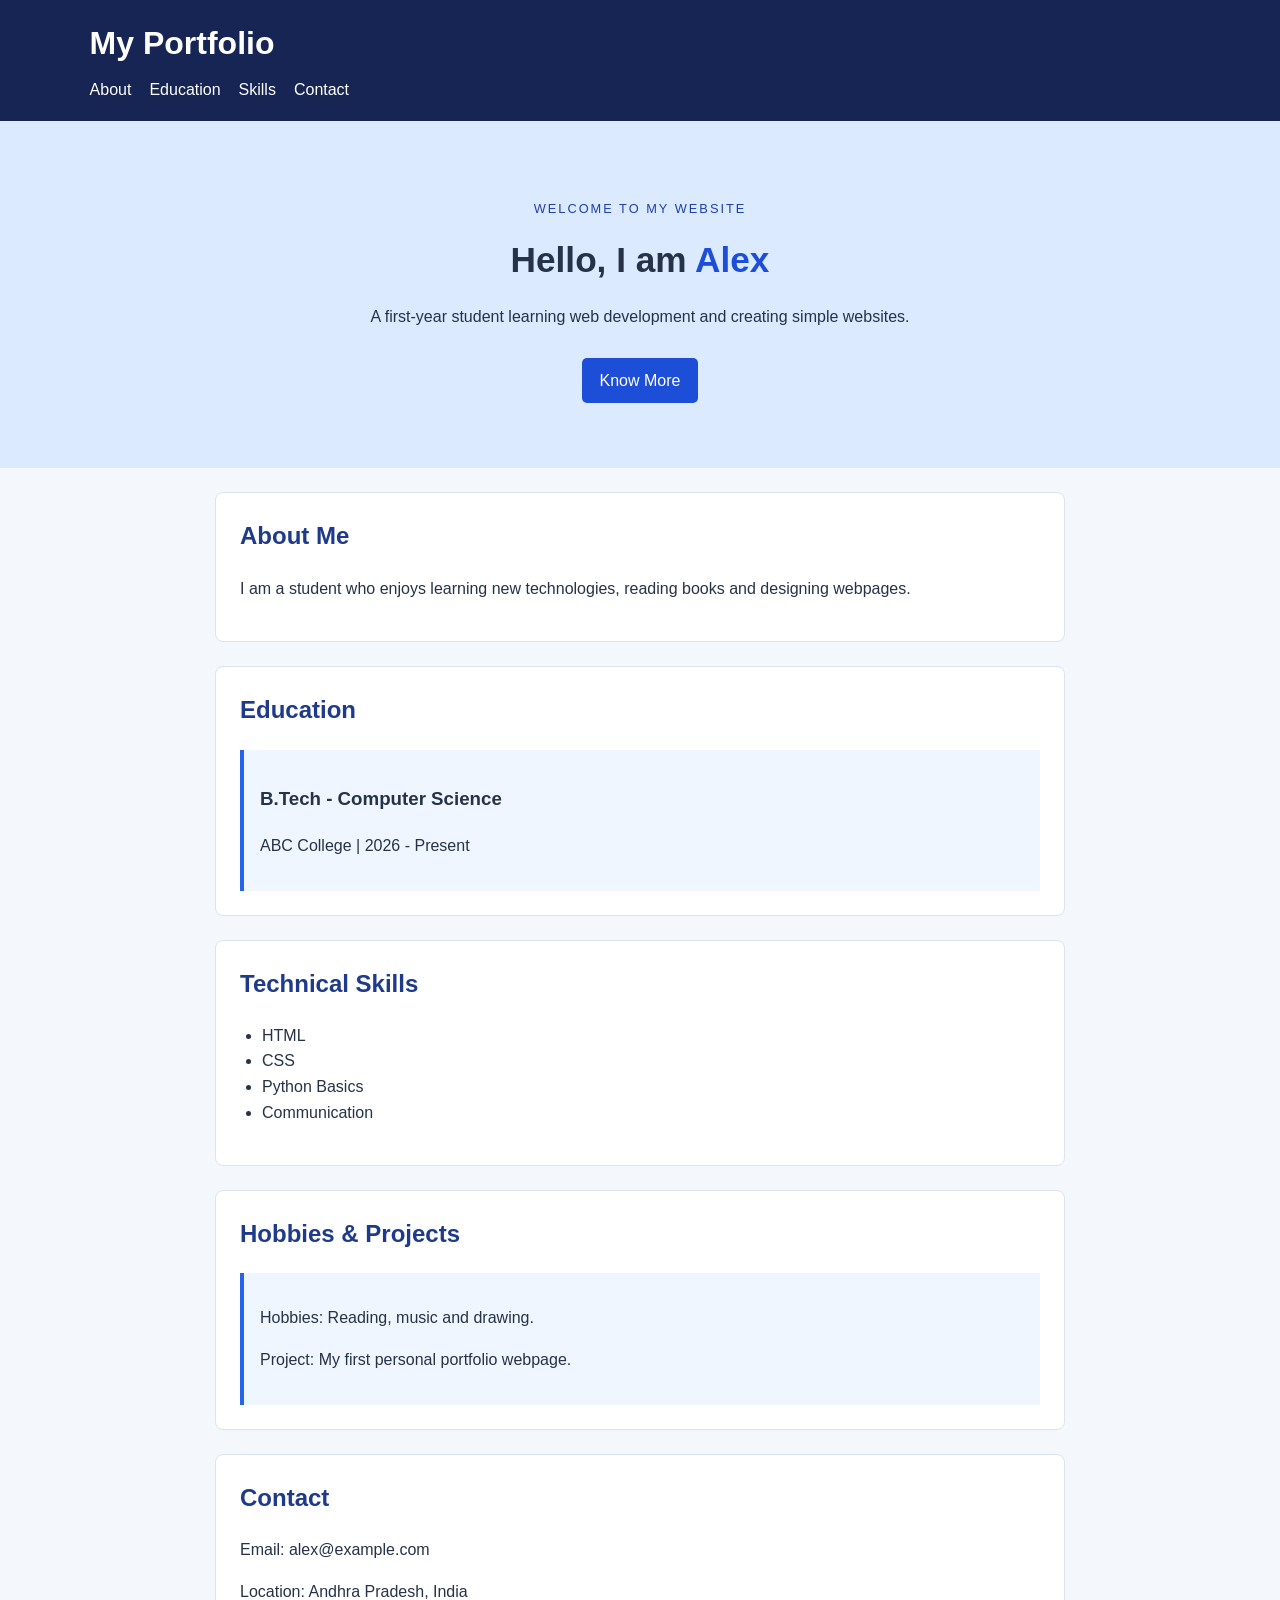
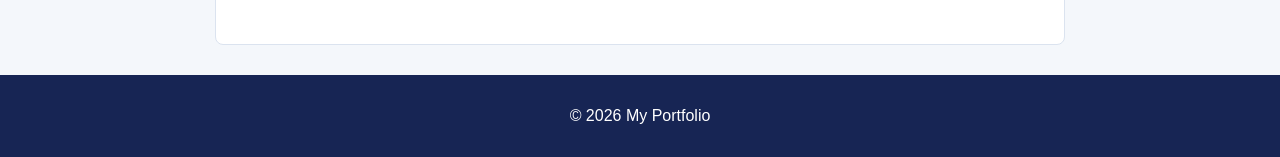
<file: WEB-DEVELOPMENT-ABL/01_Personal_Portfolio/index.html>
<!DOCTYPE html>
<html lang="en">
<head>
  <meta charset="UTF-8">
  <meta name="viewport" content="width=device-width, initial-scale=1.0">
  <title>My Portfolio</title>
  <link rel="stylesheet" href="style.css">
</head>
<body>
  <header class="header">
    <h1>My Portfolio</h1>
    <nav><a href="#about">About</a><a href="#education">Education</a><a href="#skills">Skills</a><a href="#contact">Contact</a></nav>
  </header>
  <main>
    <section class="hero">
      <p class="tag">WELCOME TO MY WEBSITE</p>
      <h2>Hello, I am <span>Alex</span></h2>
      <p>A first-year student learning web development and creating simple websites.</p>
      <a class="link-button" href="#about">Know More</a>
    </section>
    <section id="about" class="section"><h2>About Me</h2><p>I am a student who enjoys learning new technologies, reading books and designing webpages.</p></section>
    <section id="education" class="section"><h2>Education</h2><div class="card"><h3>B.Tech - Computer Science</h3><p>ABC College | 2026 - Present</p></div></section>
    <section id="skills" class="section"><h2>Technical Skills</h2><ul class="skills"><li>HTML</li><li>CSS</li><li>Python Basics</li><li>Communication</li></ul></section>
    <section class="section"><h2>Hobbies & Projects</h2><div class="card"><p>Hobbies: Reading, music and drawing.</p><p>Project: My first personal portfolio webpage.</p></div></section>
    <section id="contact" class="section"><h2>Contact</h2><p>Email: alex@example.com</p><p>Location: Andhra Pradesh, India</p></section>
  </main>
  <footer><p>© 2026 My Portfolio</p></footer>
</body>
</html>
</file>
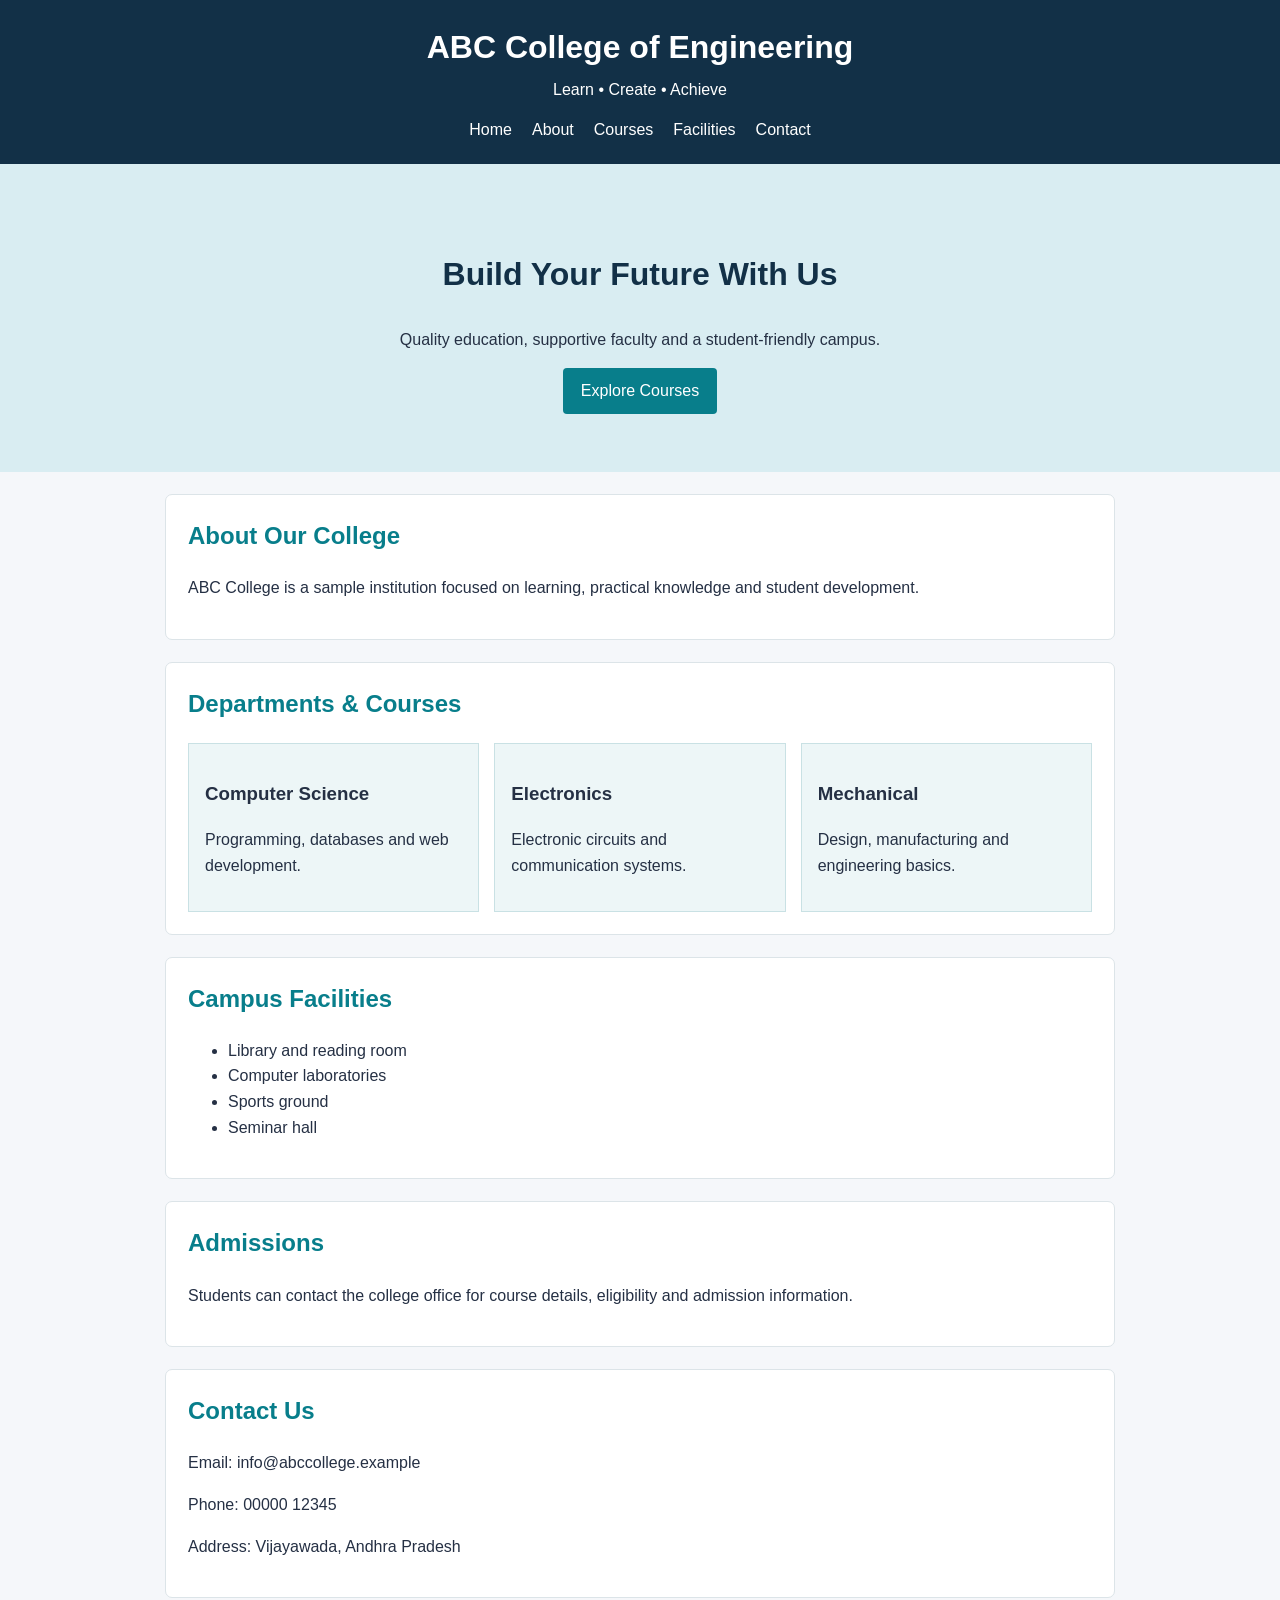
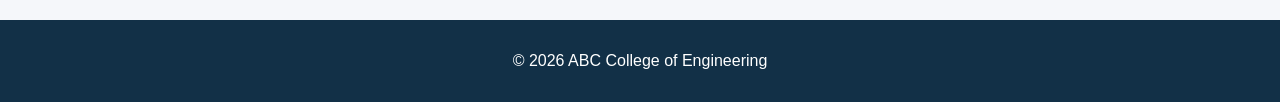
<file: WEB-DEVELOPMENT-ABL/02_College_Information/index.html>
<!DOCTYPE html>
<html lang="en">
<head>
  <meta charset="UTF-8">
  <meta name="viewport" content="width=device-width, initial-scale=1.0">
  <title>ABC College</title>
  <link rel="stylesheet" href="style.css">
</head>
<body>
  <header class="top">
    <h1>ABC College of Engineering</h1><p>Learn • Create • Achieve</p>
    <nav><a href="#home">Home</a><a href="#about">About</a><a href="#courses">Courses</a><a href="#facilities">Facilities</a><a href="#contact">Contact</a></nav>
  </header>
  <main>
    <section id="home" class="banner"><h2>Build Your Future With Us</h2><p>Quality education, supportive faculty and a student-friendly campus.</p><a href="#courses" class="button">Explore Courses</a></section>
    <section id="about" class="content"><h2>About Our College</h2><p>ABC College is a sample institution focused on learning, practical knowledge and student development.</p></section>
    <section id="courses" class="content"><h2>Departments & Courses</h2><div class="cards">
      <article class="card"><h3>Computer Science</h3><p>Programming, databases and web development.</p></article>
      <article class="card"><h3>Electronics</h3><p>Electronic circuits and communication systems.</p></article>
      <article class="card"><h3>Mechanical</h3><p>Design, manufacturing and engineering basics.</p></article>
    </div></section>
    <section id="facilities" class="content"><h2>Campus Facilities</h2><ul><li>Library and reading room</li><li>Computer laboratories</li><li>Sports ground</li><li>Seminar hall</li></ul></section>
    <section class="content"><h2>Admissions</h2><p>Students can contact the college office for course details, eligibility and admission information.</p></section>
    <section id="contact" class="content"><h2>Contact Us</h2><p>Email: info@abccollege.example</p><p>Phone: 00000 12345</p><p>Address: Vijayawada, Andhra Pradesh</p></section>
  </main>
  <footer><p>© 2026 ABC College of Engineering</p></footer>
</body>
</html>
</file>
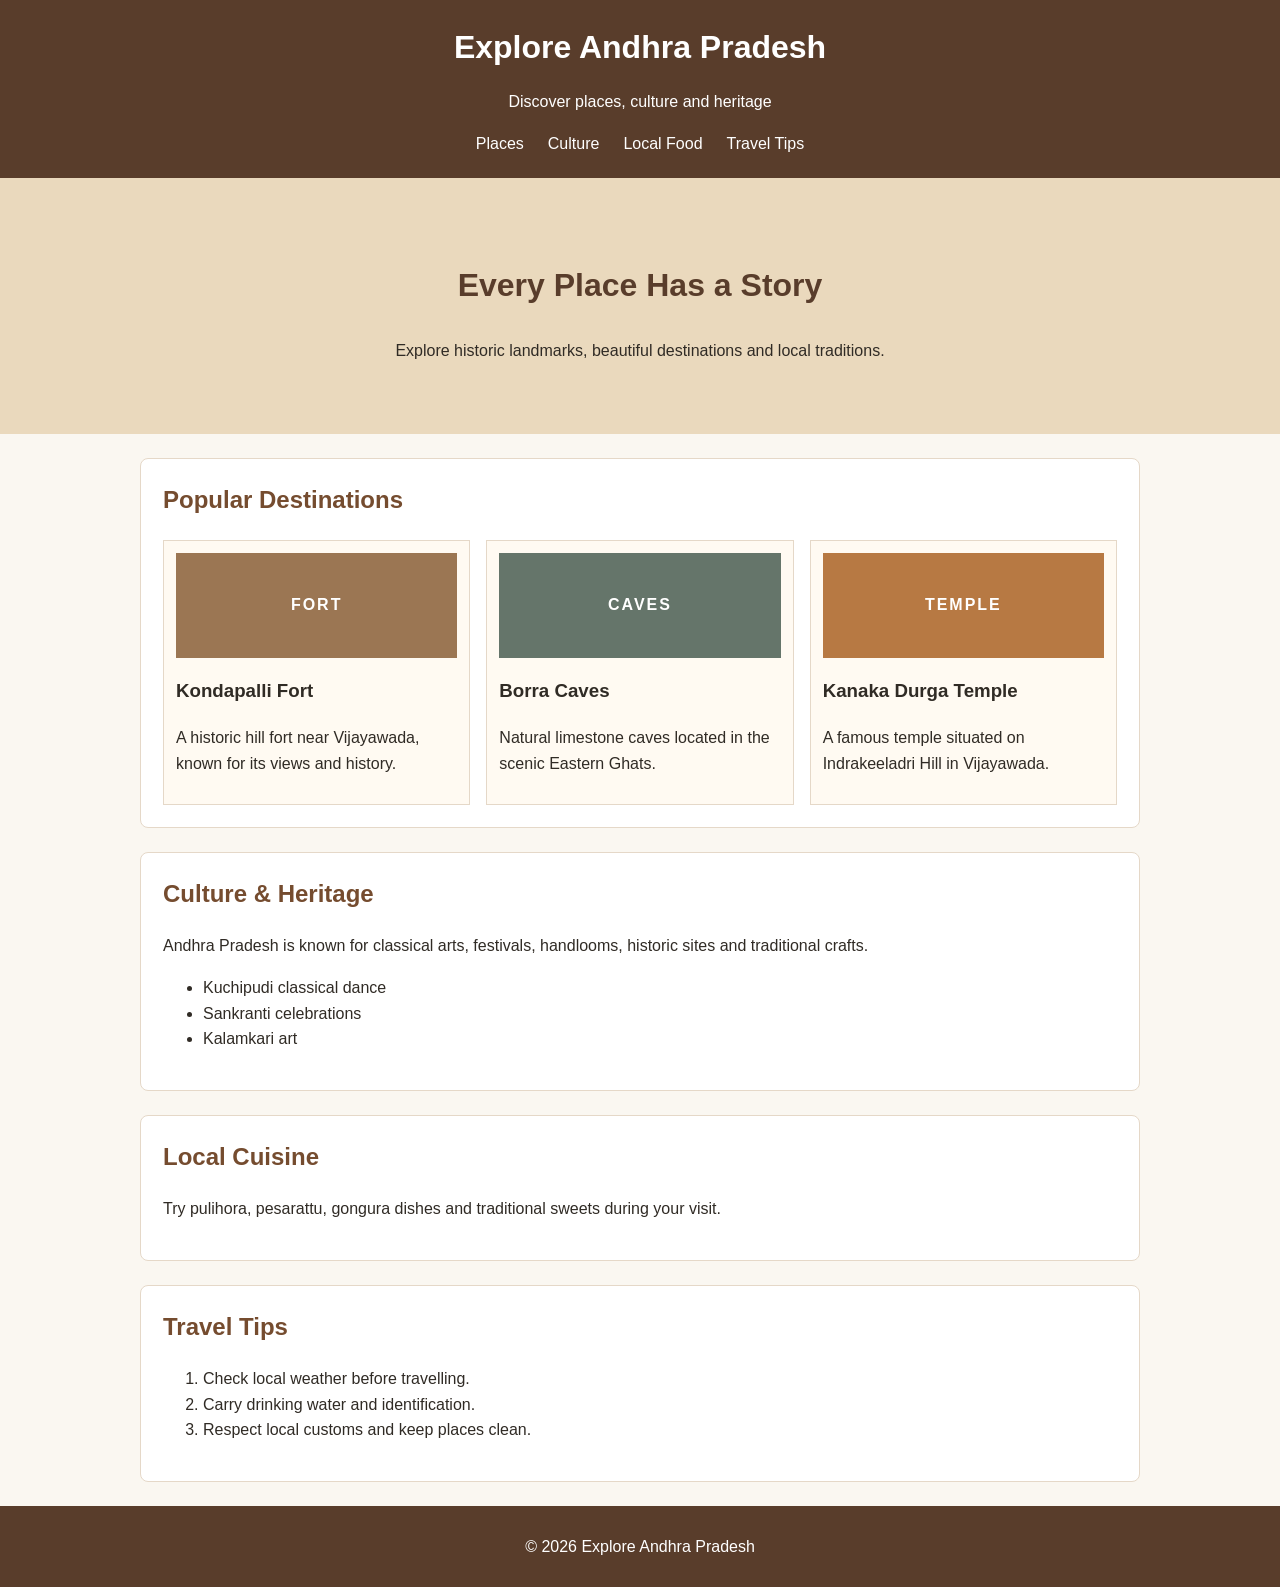
<file: WEB-DEVELOPMENT-ABL/03_Tourism_Heritage/index.html>
<!DOCTYPE html>
<html lang="en">
<head>
  <meta charset="UTF-8">
  <meta name="viewport" content="width=device-width, initial-scale=1.0">
  <title>Explore Andhra Pradesh</title>
  <link rel="stylesheet" href="style.css">
</head>
<body>
  <header class="header"><h1>Explore Andhra Pradesh</h1><p>Discover places, culture and heritage</p>
    <nav><a href="#places">Places</a><a href="#culture">Culture</a><a href="#food">Local Food</a><a href="#tips">Travel Tips</a></nav>
  </header>
  <main>
    <section class="hero"><h2>Every Place Has a Story</h2><p>Explore historic landmarks, beautiful destinations and local traditions.</p></section>
    <section id="places" class="section"><h2>Popular Destinations</h2><div class="grid">
      <article class="place"><div class="picture fort">FORT</div><h3>Kondapalli Fort</h3><p>A historic hill fort near Vijayawada, known for its views and history.</p></article>
      <article class="place"><div class="picture caves">CAVES</div><h3>Borra Caves</h3><p>Natural limestone caves located in the scenic Eastern Ghats.</p></article>
      <article class="place"><div class="picture temple">TEMPLE</div><h3>Kanaka Durga Temple</h3><p>A famous temple situated on Indrakeeladri Hill in Vijayawada.</p></article>
    </div></section>
    <section id="culture" class="section"><h2>Culture & Heritage</h2><p>Andhra Pradesh is known for classical arts, festivals, handlooms, historic sites and traditional crafts.</p><ul><li>Kuchipudi classical dance</li><li>Sankranti celebrations</li><li>Kalamkari art</li></ul></section>
    <section id="food" class="section"><h2>Local Cuisine</h2><p>Try pulihora, pesarattu, gongura dishes and traditional sweets during your visit.</p></section>
    <section id="tips" class="section"><h2>Travel Tips</h2><ol><li>Check local weather before travelling.</li><li>Carry drinking water and identification.</li><li>Respect local customs and keep places clean.</li></ol></section>
  </main>
  <footer><p>© 2026 Explore Andhra Pradesh</p></footer>
</body>
</html>
</file>
<file: WEB-DEVELOPMENT-ABL/01_Personal_Portfolio/style.css>
* { box-sizing: border-box; }
body { margin: 0; font-family: Arial, sans-serif; color: #263247; background: #f4f7fb; line-height: 1.6; }
.header { background: #172554; color: white; padding: 18px 7%; }
.header h1 { margin: 0 0 8px; }
nav a { color: white; text-decoration: none; margin-right: 18px; }
nav a:hover { text-decoration: underline; }
.hero { background: #dbeafe; text-align: center; padding: 65px 8%; }
.hero h2 { font-size: 2.2rem; margin: 8px 0; }
.hero span { color: #1d4ed8; }
.tag { letter-spacing: 2px; color: #1e40af; font-size: .8rem; }
.link-button { display: inline-block; background: #1d4ed8; color: white; padding: 10px 18px; text-decoration: none; border-radius: 5px; margin-top: 12px; }
.section { max-width: 850px; margin: 24px auto; padding: 24px; background: white; border: 1px solid #dbe3ef; border-radius: 8px; }
.section h2 { color: #1e3a8a; margin-top: 0; }
.card { background: #eff6ff; padding: 16px; border-left: 4px solid #2563eb; }
.skills { padding-left: 22px; }
footer { text-align: center; background: #172554; color: white; padding: 12px; margin-top: 30px; }
@media (max-width: 600px) { .header { padding: 16px 5%; } nav a { display: inline-block; margin: 4px 10px 4px 0; } .hero { padding: 45px 6%; } .hero h2 { font-size: 1.7rem; } .section { margin: 14px; padding: 18px; } }
</file>
<file: WEB-DEVELOPMENT-ABL/02_College_Information/style.css>
* { box-sizing: border-box; }
body { margin: 0; font-family: Arial, sans-serif; color: #253044; background: #f5f7fa; line-height: 1.6; }
.top { background: #123047; color: white; text-align: center; padding: 22px 6%; }
.top h1 { margin: 0; }
.top p { margin: 4px 0 14px; }
nav a { color: white; text-decoration: none; margin: 0 10px; }
nav a:hover { text-decoration: underline; }
.banner { background: #d9edf2; text-align: center; padding: 58px 8%; }
.banner h2 { font-size: 2rem; color: #123047; }
.button { display: inline-block; background: #087e8b; color: white; padding: 10px 18px; text-decoration: none; border-radius: 4px; }
.content { max-width: 950px; margin: 22px auto; padding: 22px; background: white; border: 1px solid #dce4e8; border-radius: 7px; }
.content h2 { color: #087e8b; margin-top: 0; }
.cards { display: flex; gap: 15px; }
.card { flex: 1; background: #edf6f7; padding: 16px; border: 1px solid #c9e1e4; }
footer { background: #123047; color: white; text-align: center; padding: 12px; }
@media (max-width: 650px) { nav a { display: inline-block; margin: 5px; } .cards { display: block; } .card { margin-bottom: 12px; } .content { margin: 14px; padding: 17px; } .banner { padding: 42px 6%; } }
</file>
<file: WEB-DEVELOPMENT-ABL/03_Tourism_Heritage/style.css>
* { box-sizing: border-box; }
body { margin: 0; font-family: Arial, sans-serif; color: #302b25; background: #faf7f1; line-height: 1.6; }
.header { background: #593d2b; color: white; text-align: center; padding: 22px 6%; }
.header h1 { margin: 0; }
nav a { color: white; text-decoration: none; margin: 0 12px; }
nav a:hover { text-decoration: underline; }
.hero { text-align: center; background: #ead9bd; padding: 55px 8%; }
.hero h2 { color: #593d2b; font-size: 2rem; }
.section { max-width: 1000px; margin: 24px auto; padding: 22px; background: white; border: 1px solid #e5d8c8; border-radius: 8px; }
.section h2 { color: #754c2f; margin-top: 0; }
.grid { display: flex; gap: 16px; }
.place { flex: 1; border: 1px solid #e5d8c8; background: #fffaf2; padding: 12px; }
.picture { min-height: 105px; display: flex; align-items: center; justify-content: center; color: white; font-weight: bold; letter-spacing: 2px; }
.fort { background: #9b7653; }
.caves { background: #65756a; }
.temple { background: #b77943; }
footer { text-align: center; background: #593d2b; color: white; padding: 12px; }
@media (max-width: 650px) { nav a { display: inline-block; margin: 5px 8px; } .grid { display: block; } .place { margin-bottom: 14px; } .section { margin: 14px; padding: 17px; } .hero { padding: 40px 6%; } }
</file>
